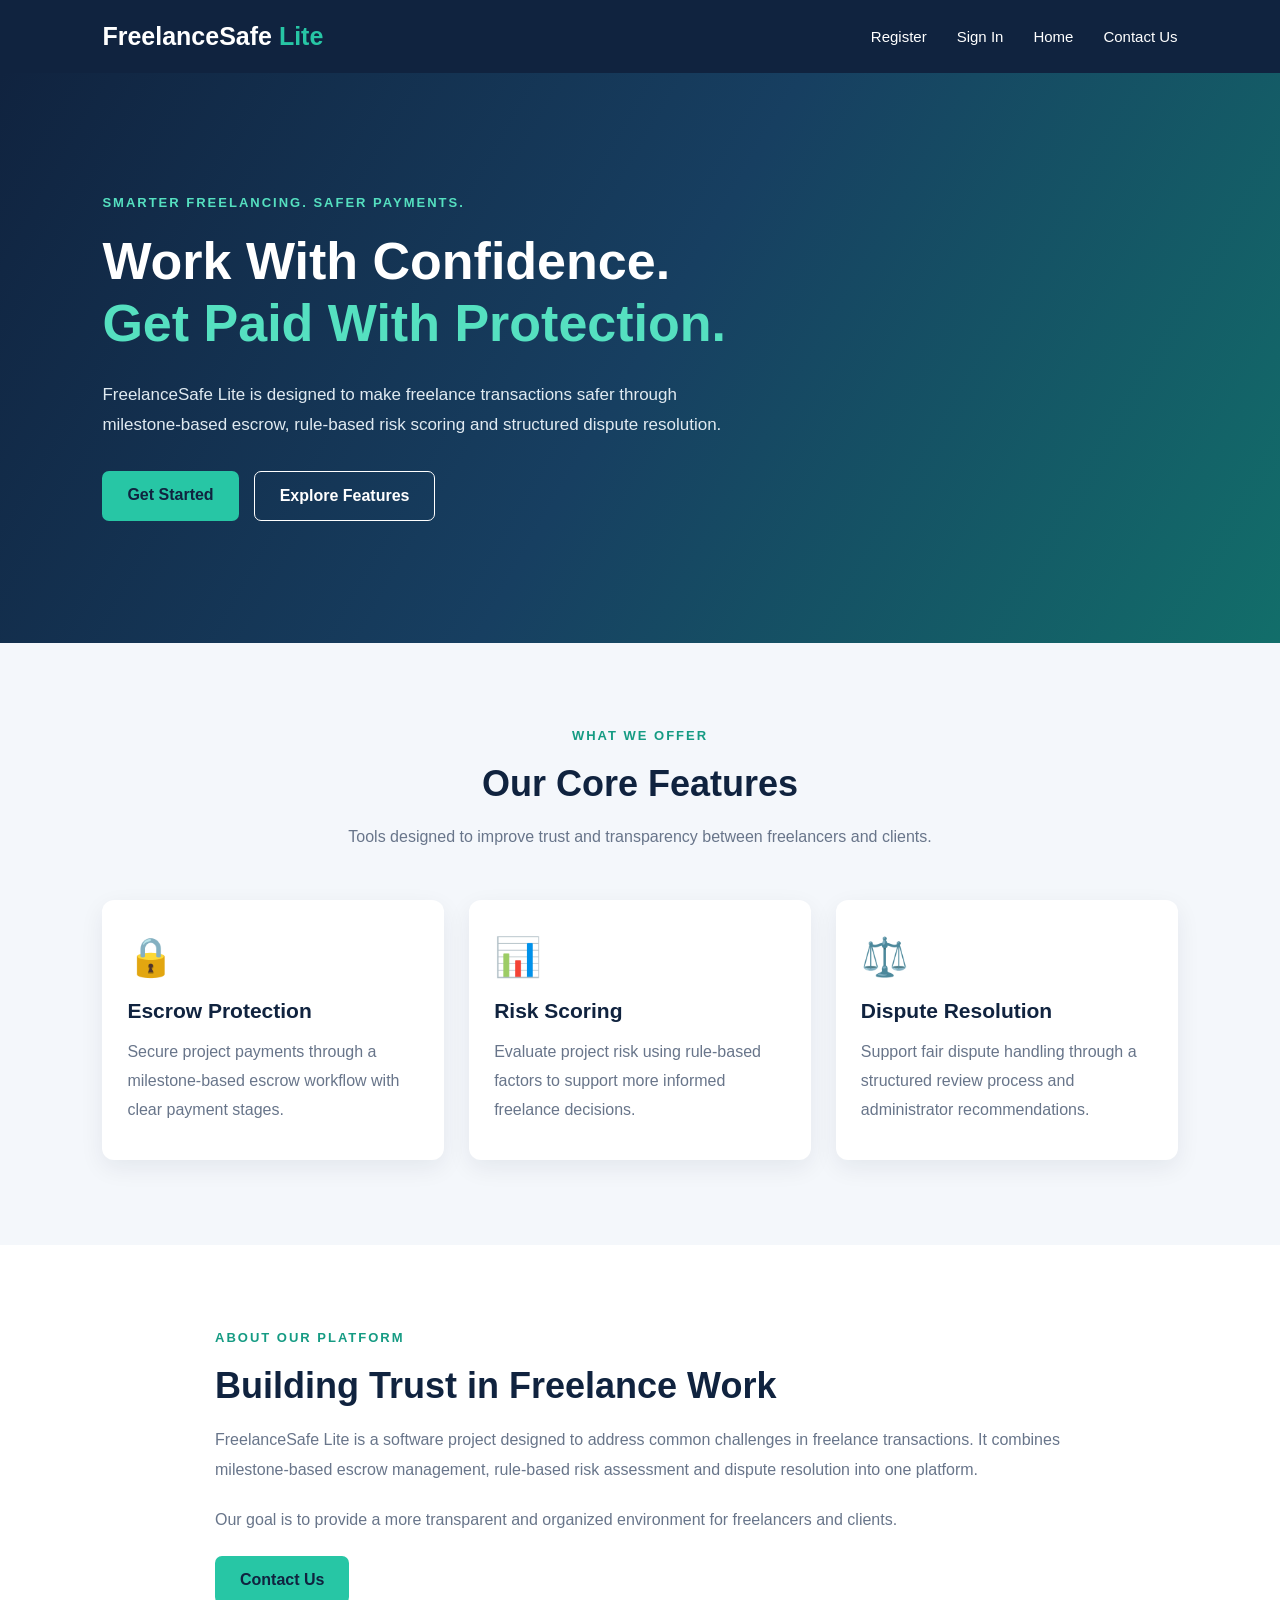
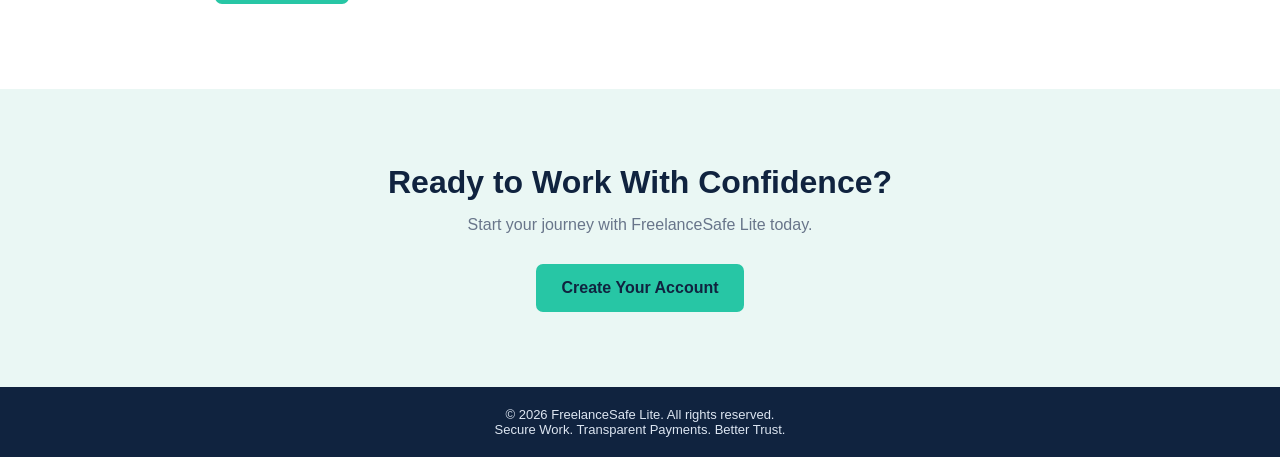
<file: index.html>
<!DOCTYPE html>
<html lang="en">

<head>
    <meta charset="UTF-8">
    <meta name="viewport" content="width=device-width, initial-scale=1.0">

    <title>Home | FreelanceSafe Lite</title>

    <link rel="stylesheet" href="style.css">
</head>

<body>

    <!-- HEADER -->
    <header class="header">

        <a href="index.html" class="logo">
            FreelanceSafe<span> Lite</span>
        </a>

        <nav class="navbar">
            <a href="signup.html">Register</a>
            <a href="login.html">Sign In</a>
            <a href="index.html">Home</a>
            <a href="contact.html">Contact Us</a>
        </nav>

    </header>


    <!-- HERO SECTION -->
    <section class="hero">

        <div class="hero-content">

            <p class="tagline">
                SMARTER FREELANCING. SAFER PAYMENTS.
            </p>

            <h1>
                Work With Confidence.
                <span>Get Paid With Protection.</span>
            </h1>

            <p class="hero-description">
                FreelanceSafe Lite is designed to make freelance
                transactions safer through milestone-based escrow,
                rule-based risk scoring and structured dispute resolution.
            </p>

            <div class="hero-buttons">

                <a href="signup.html" class="primary-button">
                    Get Started
                </a>

                <a href="#features" class="secondary-button">
                    Explore Features
                </a>

            </div>

        </div>

    </section>


    <!-- FEATURES SECTION -->
    <section class="features-section" id="features">

        <div class="section-heading">

            <p class="tagline">WHAT WE OFFER</p>

            <h2>Our Core Features</h2>

            <p>
                Tools designed to improve trust and transparency
                between freelancers and clients.
            </p>

        </div>


        <div class="features-container">

            <!-- Feature 1 -->
            <div class="feature-card">

                <div class="feature-icon">🔒</div>

                <h3>Escrow Protection</h3>

                <p>
                    Secure project payments through a milestone-based
                    escrow workflow with clear payment stages.
                </p>

            </div>


            <!-- Feature 2 -->
            <div class="feature-card">

                <div class="feature-icon">📊</div>

                <h3>Risk Scoring</h3>

                <p>
                    Evaluate project risk using rule-based factors
                    to support more informed freelance decisions.
                </p>

            </div>


            <!-- Feature 3 -->
            <div class="feature-card">

                <div class="feature-icon">⚖️</div>

                <h3>Dispute Resolution</h3>

                <p>
                    Support fair dispute handling through a structured
                    review process and administrator recommendations.
                </p>

            </div>

        </div>

    </section>


    <!-- ABOUT SECTION -->
    <section class="about-section" id="about">

        <div class="about-content">

            <p class="tagline">ABOUT OUR PLATFORM</p>

            <h2>Building Trust in Freelance Work</h2>

            <p>
                FreelanceSafe Lite is a software project designed
                to address common challenges in freelance transactions.
                It combines milestone-based escrow management,
                rule-based risk assessment and dispute resolution
                into one platform.
            </p>

            <p>
                Our goal is to provide a more transparent and organized
                environment for freelancers and clients.
            </p>

            <a href="contact.html" class="primary-button">
                Contact Us
            </a>

        </div>

    </section>


    <!-- CALL TO ACTION -->
    <section class="cta-section">

        <h2>Ready to Work With Confidence?</h2>

        <p>
            Start your journey with FreelanceSafe Lite today.
        </p>

        <a href="signup.html" class="primary-button">
            Create Your Account
        </a>

    </section>


    <!-- FOOTER -->
    <footer class="footer">

        <p>
            © 2026 FreelanceSafe Lite. All rights reserved.
        </p>

        <p>
            Secure Work. Transparent Payments. Better Trust.
        </p>

    </footer>


    <script src="script.js"></script>

</body>
</html>
</file>
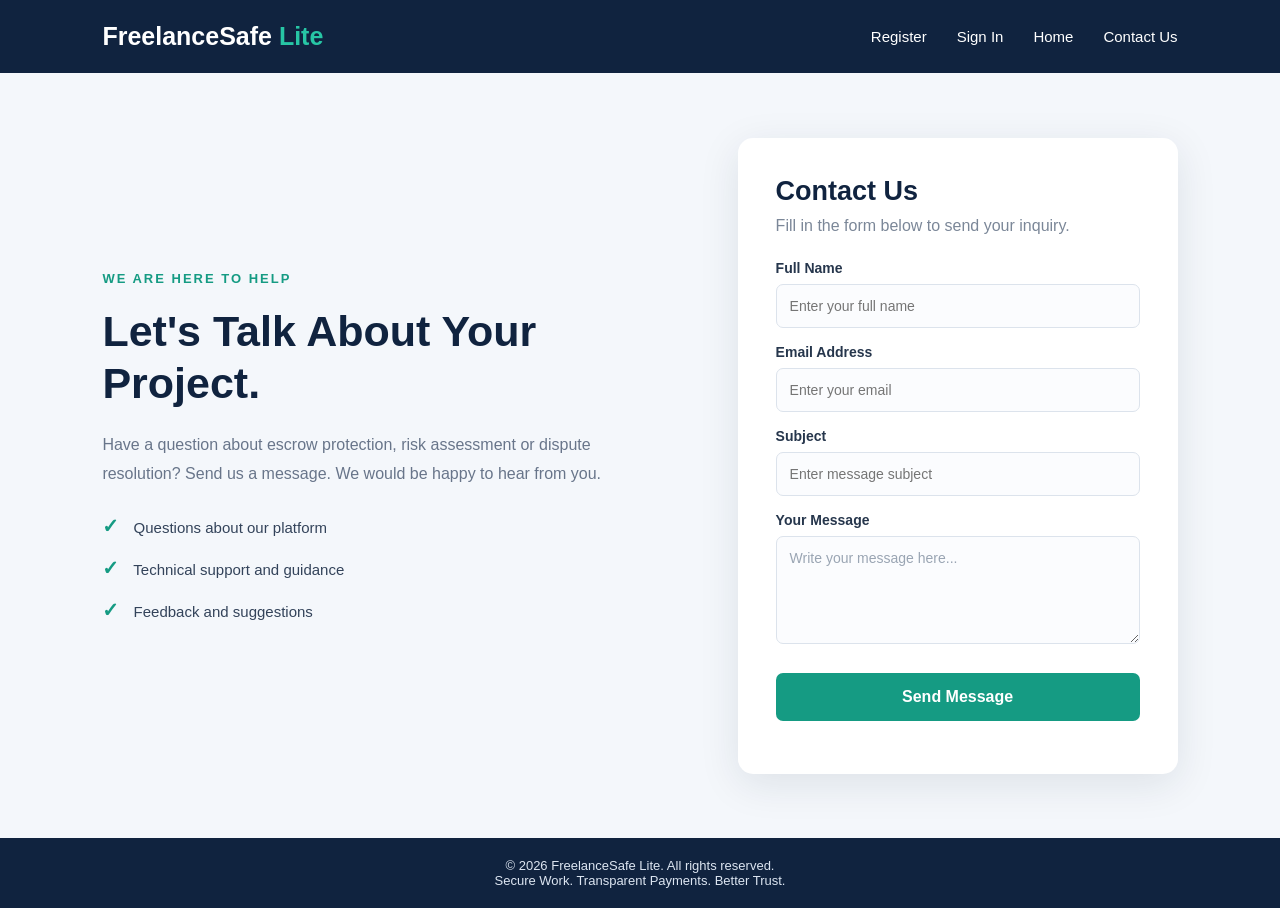
<file: contact.html>
<!DOCTYPE html>
<html lang="en">

<head>
    <meta charset="UTF-8">
    <meta name="viewport" content="width=device-width, initial-scale=1.0">

    <title>Contact Us | FreelanceSafe Lite</title>

    <link rel="stylesheet" href="style.css">
</head>

<body>

    <!-- HEADER -->
    <header class="header">

        <a href="index.html" class="logo">
            FreelanceSafe<span> Lite</span>
        </a>

        <nav class="navbar">
            <a href="signup.html">Register</a>
            <a href="login.html">Sign In</a>
            <a href="index.html">Home</a>
            <a href="contact.html">Contact Us</a>
        </nav>

    </header>


    <!-- CONTACT SECTION -->
    <main class="auth-section">

        <!-- LEFT INFORMATION -->
        <div class="auth-info">

            <p class="tagline">WE ARE HERE TO HELP</p>

            <h1>Let's Talk About Your Project.</h1>

            <p>
                Have a question about escrow protection,
                risk assessment or dispute resolution?

                Send us a message. We would be happy
                to hear from you.
            </p>

            <div class="benefit">
                <span>✓</span> Questions about our platform
            </div>

            <div class="benefit">
                <span>✓</span> Technical support and guidance
            </div>

            <div class="benefit">
                <span>✓</span> Feedback and suggestions
            </div>

        </div>


        <!-- CONTACT FORM -->
        <div class="form-card">

            <h2>Contact Us</h2>

            <p class="form-description">
                Fill in the form below to send your inquiry.
            </p>

            <form id="contactForm">

                <label for="contactName">
                    Full Name
                </label>

                <input
                    type="text"
                    id="contactName"
                    placeholder="Enter your full name"
                    minlength="3"
                    maxlength="60"
                    required
                >


                <label for="contactEmail">
                    Email Address
                </label>

                <input
                    type="email"
                    id="contactEmail"
                    placeholder="Enter your email"
                    required
                >


                <label for="contactSubject">
                    Subject
                </label>

                <input
                    type="text"
                    id="contactSubject"
                    placeholder="Enter message subject"
                    minlength="3"
                    maxlength="100"
                    required
                >


                <label for="contactMessage">
                    Your Message
                </label>

                <textarea
                    id="contactMessage"
                    rows="5"
                    minlength="10"
                    maxlength="1000"
                    placeholder="Write your message here..."
                    required
                ></textarea>


                <button type="submit" class="form-button">
                    Send Message
                </button>


                <p
                    id="contactFeedback"
                    class="form-message"
                    aria-live="polite"
                ></p>

            </form>

        </div>

    </main>


    <!-- FOOTER -->
    <footer class="footer">

        <p>
            © 2026 FreelanceSafe Lite. All rights reserved.
        </p>

        <p>
            Secure Work. Transparent Payments. Better Trust.
        </p>

    </footer>


    <script src="script.js"></script>

</body>
</html>
</file>
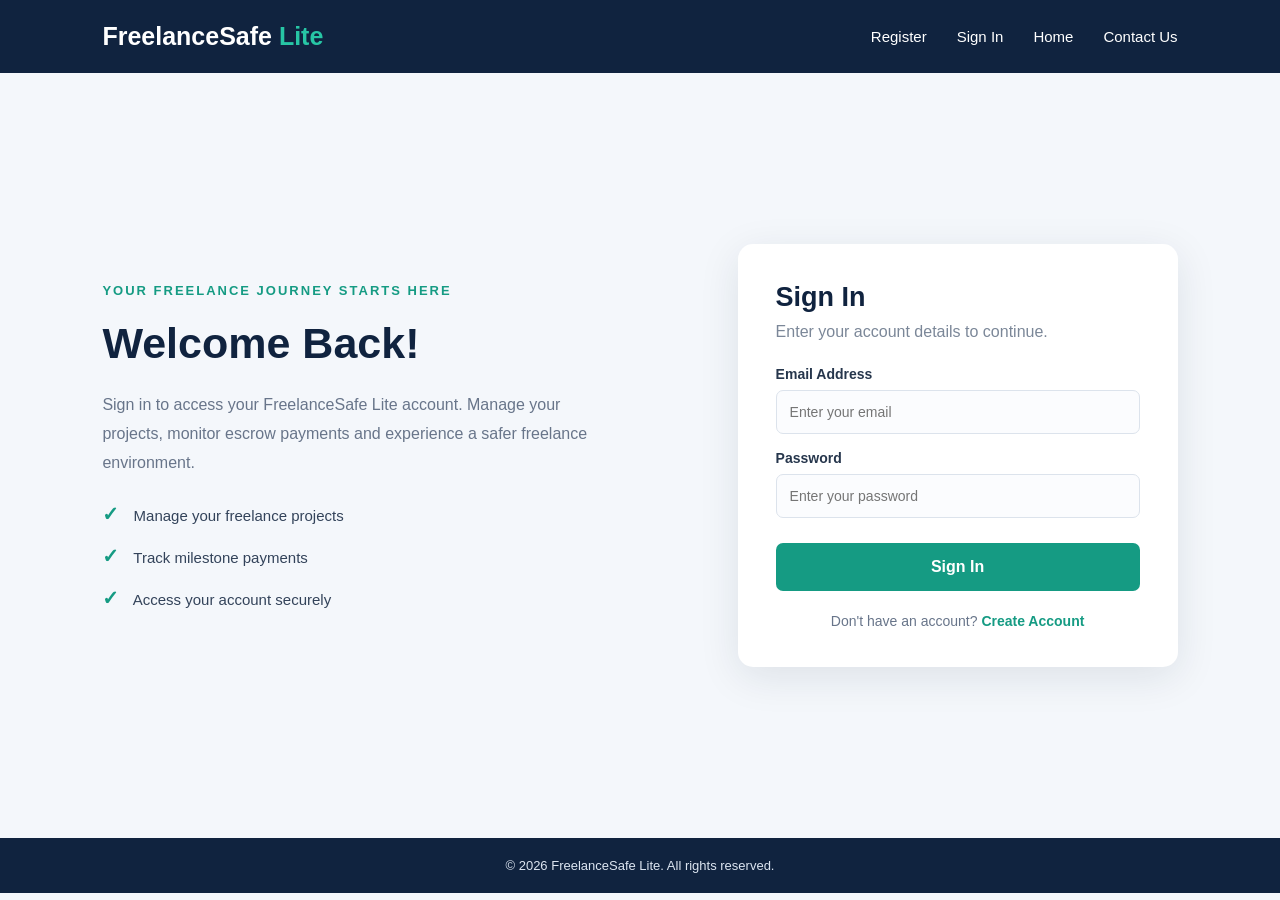
<file: login.html>
<!DOCTYPE html>
<html lang="en">
<head>
    <meta charset="UTF-8">
    <meta name="viewport" content="width=device-width, initial-scale=1.0">
    <title>Sign In | FreelanceSafe Lite</title>
    <link rel="stylesheet" href="style.css">
</head>

<body>

    <!-- Header -->
    <header class="header">

        <a href="signup.html" class="logo">
            FreelanceSafe<span> Lite</span>
        </a>

        <nav class="navbar">
            <a href="signup.html">Register</a>
            <a href="login.html">Sign In</a>
            <a href="index.html">Home</a>
            <a href="contact.html">Contact Us</a>
        </nav>

    </header>

    <!-- Sign In Section -->
    <main class="auth-section">

        <!-- Left Information -->
        <div class="auth-info">

            <p class="tagline">YOUR FREELANCE JOURNEY STARTS HERE</p>

            <h1>Welcome Back!</h1>

            <p>
                Sign in to access your FreelanceSafe Lite account.
                Manage your projects, monitor escrow payments and
                experience a safer freelance environment.
            </p>

            <div class="benefit">
                <span>✓</span> Manage your freelance projects
            </div>

            <div class="benefit">
                <span>✓</span> Track milestone payments
            </div>

            <div class="benefit">
                <span>✓</span> Access your account securely
            </div>

        </div>

        <!-- Sign In Form -->
        <div class="form-card">

            <h2>Sign In</h2>

            <p class="form-description">
                Enter your account details to continue.
            </p>

            <form id="loginForm">

                <label for="loginEmail">
                    Email Address
                </label>

                <input
                    type="email"
                    id="loginEmail"
                    placeholder="Enter your email"
                    required
                >

                <label for="loginPassword">
                    Password
                </label>

                <input
                    type="password"
                    id="loginPassword"
                    placeholder="Enter your password"
                    minlength="8"
                    required
                >

                <button type="submit" class="form-button">
                    Sign In
                </button>

                <p
                    id="loginMessage"
                    class="form-message"
                    aria-live="polite"
                ></p>

            </form>

            <p class="form-footer">
                Don't have an account?
                <a href="signup.html">Create Account</a>
            </p>

        </div>

    </main>

    <!-- Footer -->
    <footer class="footer">
        <p>© 2026 FreelanceSafe Lite. All rights reserved.</p>
    </footer>

    <script src="script.js"></script>

</body>
</html>
</file>
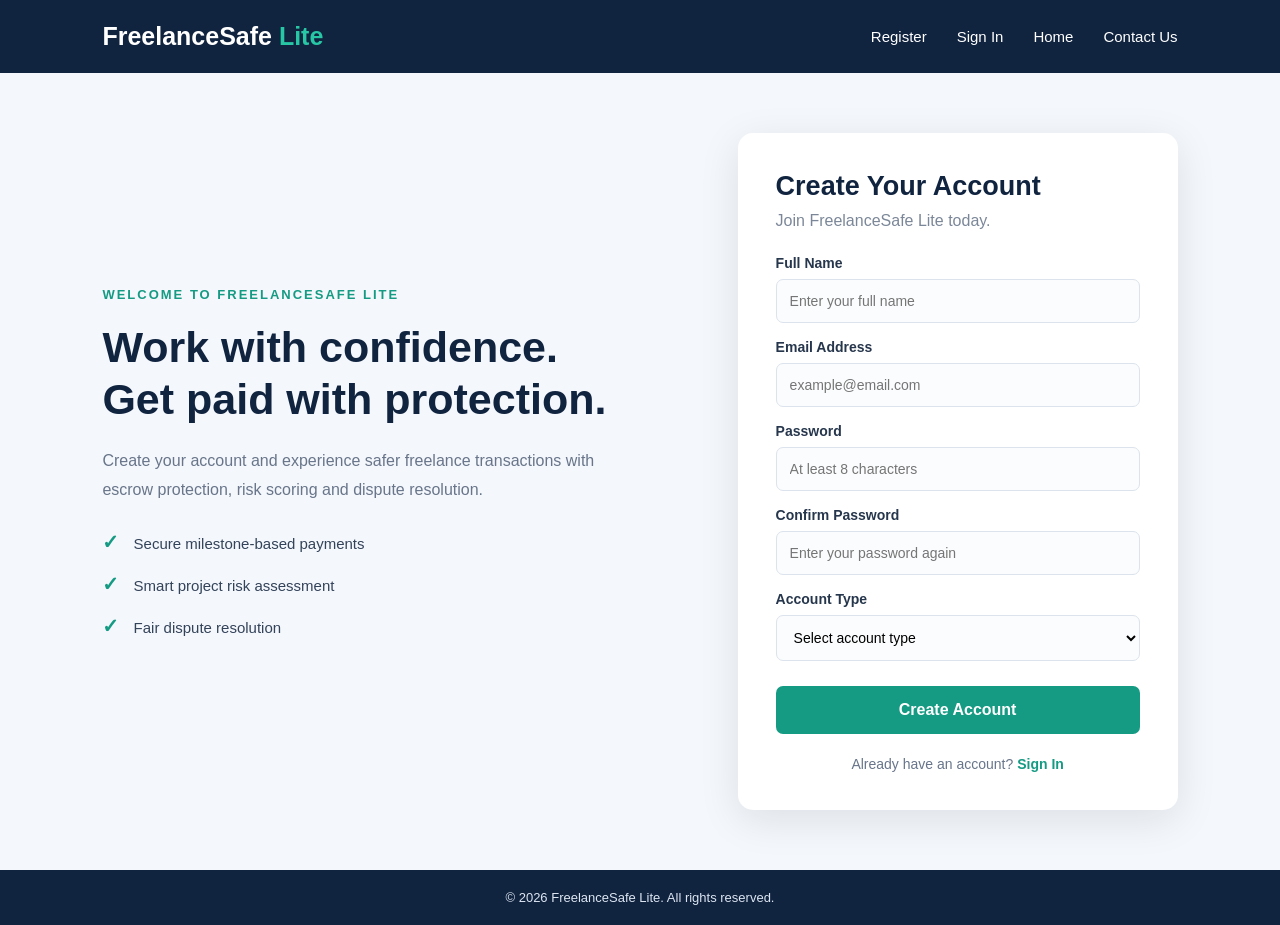
<file: signup.html>
<!DOCTYPE html>
<html lang="en">
<head>
    <meta charset="UTF-8">
    <meta name="viewport" content="width=device-width, initial-scale=1.0">
    <title>Register | FreelanceSafe Lite</title>
    <link rel="stylesheet" href="style.css">
</head>

<body>

    <header class="header">
        <a href="signup.html" class="logo">FreelanceSafe<span> Lite</span></a>
        <nav class="navbar">
            <a href="signup.html">Register</a>
            <a href="login.html">Sign In</a>
            <a href="index.html">Home</a>
            <a href="contact.html">Contact Us</a>
        </nav>
    </header>

    <main class="auth-section">

        <div class="auth-info">
            <p class="tagline">WELCOME TO FREELANCESAFE LITE</p>
            <h1>Work with confidence. Get paid with protection.</h1>
            <p>
                Create your account and experience safer freelance
                transactions with escrow protection, risk scoring
                and dispute resolution.
            </p>

            <div class="benefit">
                <span>✓</span> Secure milestone-based payments
            </div>

            <div class="benefit">
                <span>✓</span> Smart project risk assessment
            </div>

            <div class="benefit">
                <span>✓</span> Fair dispute resolution
            </div>
        </div>

        <div class="form-card">

            <h2>Create Your Account</h2>
            <p class="form-description">
                Join FreelanceSafe Lite today.
            </p>

            <form id="signupForm">

                <label for="fullName">Full Name</label>
                <input
                    type="text"
                    id="fullName"
                    placeholder="Enter your full name"
                    minlength="3"
                    maxlength="60"
                    required
                >

                <label for="signupEmail">Email Address</label>
                <input
                    type="email"
                    id="signupEmail"
                    placeholder="example@email.com"
                    required
                >

                <label for="signupPassword">Password</label>
                <input
                    type="password"
                    id="signupPassword"
                    placeholder="At least 8 characters"
                    minlength="8"
                    required
                >

                <label for="confirmPassword">Confirm Password</label>
                <input
                    type="password"
                    id="confirmPassword"
                    placeholder="Enter your password again"
                    minlength="8"
                    required
                >

                <label for="userType">Account Type</label>
                <select id="userType" required>
                    <option value="">Select account type</option>
                    <option value="freelancer">Freelancer</option>
                    <option value="client">Client</option>
                </select>

                <button type="submit" class="form-button">
                    Create Account
                </button>

                <p id="signupMessage" class="form-message"
                   aria-live="polite"></p>

            </form>

            <p class="form-footer">
                Already have an account?
                <a href="login.html">Sign In</a>
            </p>

        </div>

    </main>

    <footer class="footer">
        <p>© 2026 FreelanceSafe Lite. All rights reserved.</p>
    </footer>

    <script src="script.js"></script>
</body>
</html>
</file>
<file: style.css>
/* =================================
   1. BASIC SETTINGS
================================= */

* {
    margin: 0;
    padding: 0;
    box-sizing: border-box;
}

body {
    font-family: Arial, sans-serif;
    background: #f4f7fb;
    color: #17243a;
}

/* =================================
   2. HEADER AND NAVIGATION
================================= */

.header {
    display: flex;
    justify-content: space-between;
    align-items: center;
    padding: 22px 8%;
    background: #10233f;
}

.logo {
    color: white;
    font-size: 25px;
    font-weight: bold;
    text-decoration: none;
}

.logo span {
    color: #27c6a5;
}

.navbar {
    display: flex;
    gap: 30px;
}

.navbar a {
    color: white;
    text-decoration: none;
    font-size: 15px;
    transition: 0.3s;
}

.navbar a:hover {
    color: #27c6a5;
}

/* =================================
   3. REGISTRATION SECTION
================================= */

.auth-section {
    min-height: 85vh;
    display: flex;
    align-items: center;
    justify-content: space-between;
    gap: 60px;
    padding: 60px 8%;
}

/* Left side information */

.auth-info {
    flex: 1;
    max-width: 520px;
}

.tagline {
    color: #159b83;
    font-size: 13px;
    font-weight: bold;
    letter-spacing: 2px;
    margin-bottom: 20px;
}

.auth-info h1 {
    font-size: 43px;
    line-height: 1.2;
    color: #10233f;
    margin-bottom: 22px;
}

.auth-info > p:not(.tagline) {
    color: #68758a;
    font-size: 16px;
    line-height: 1.8;
    margin-bottom: 25px;
}

.benefit {
    margin: 18px 0;
    color: #33435a;
    font-size: 15px;
}

.benefit span {
    color: #159b83;
    font-weight: bold;
    margin-right: 10px;
    font-size: 20px;
}

/* =================================
   4. REGISTRATION FORM CARD
================================= */

.form-card {
    width: 100%;
    max-width: 440px;
    background: white;
    padding: 38px;
    border-radius: 15px;
    box-shadow: 0 10px 40px rgba(16, 35, 63, 0.10);
}

.form-card h2 {
    color: #10233f;
    font-size: 27px;
    margin-bottom: 10px;
}

.form-description {
    color: #7b8798;
    margin-bottom: 25px;
}

/* Form labels */

.form-card label {
    display: block;
    margin-bottom: 8px;
    margin-top: 16px;
    color: #26364c;
    font-size: 14px;
    font-weight: bold;
}

/* Input fields */

.form-card input,
.form-card select {
    width: 100%;
    padding: 13px;
    border: 1px solid #dce3ec;
    border-radius: 7px;
    outline: none;
    font-size: 14px;
    background: #fbfcfe;
}

.form-card input:focus,
.form-card select:focus {
    border-color: #159b83;
    box-shadow: 0 0 0 3px rgba(21, 155, 131, 0.10);
}

/* Submit button */

.form-button {
    width: 100%;
    padding: 15px;
    margin-top: 25px;
    border: none;
    border-radius: 7px;
    background: #159b83;
    color: white;
    font-size: 16px;
    font-weight: bold;
    cursor: pointer;
    transition: 0.3s;
}

.form-button:hover {
    background: #107c6a;
    transform: translateY(-2px);
}

/* Messages */

.form-message {
    margin-top: 15px;
    font-size: 14px;
}

/* Sign in link */

.form-footer {
    margin-top: 22px;
    text-align: center;
    color: #68758a;
    font-size: 14px;
}

.form-footer a {
    color: #159b83;
    font-weight: bold;
    text-decoration: none;
}

/* =================================
   5. FOOTER
================================= */

.footer {
    background: #10233f;
    color: #dce5f1;
    text-align: center;
    padding: 20px;
    font-size: 13px;
}

/* =================================
   6. MOBILE RESPONSIVE DESIGN
================================= */

@media (max-width: 900px) {

    .auth-section {
        flex-direction: column;
        padding: 45px 6%;
    }

    .auth-info {
        max-width: 600px;
    }

    .auth-info h1 {
        font-size: 35px;
    }

    .form-card {
        max-width: 550px;
    }

    .header {
        flex-direction: column;
        gap: 20px;
    }

    .navbar {
        flex-wrap: wrap;
        justify-content: center;
        gap: 18px;
    }
}

@media (max-width: 480px) {

    .auth-info h1 {
        font-size: 29px;
    }

    .form-card {
        padding: 25px 20px;
    }
}







/* =================================
   HOME PAGE - HERO SECTION
================================= */

.hero {
    min-height: 570px;
    display: flex;
    align-items: center;
    padding: 80px 8%;
    background: linear-gradient(
        120deg,
        #10233f,
        #173f61,
        #126e6a
    );
    color: white;
}

.hero-content {
    max-width: 760px;
}

.hero .tagline {
    color: #55e0c0;
}

.hero h1 {
    font-size: 52px;
    line-height: 1.2;
    margin-bottom: 25px;
}

.hero h1 span {
    display: block;
    color: #55e0c0;
}

.hero-description {
    max-width: 650px;
    color: #e0eaf1;
    line-height: 1.8;
    font-size: 17px;
    margin-bottom: 30px;
}

.hero-buttons {
    display: flex;
    gap: 15px;
    flex-wrap: wrap;
}

.primary-button,
.secondary-button {
    display: inline-block;
    padding: 15px 25px;
    border-radius: 7px;
    text-decoration: none;
    font-weight: bold;
    transition: 0.3s;
}

.primary-button {
    background: #27c6a5;
    color: #10233f;
}

.primary-button:hover {
    background: #55e0c0;
    transform: translateY(-3px);
}

.secondary-button {
    border: 1px solid white;
    color: white;
}

.secondary-button:hover {
    background: white;
    color: #10233f;
}


/* =================================
   HOME PAGE - FEATURES
================================= */

.features-section {
    padding: 85px 8%;
    background: #f4f7fb;
}

.section-heading {
    text-align: center;
    max-width: 650px;
    margin: 0 auto 50px;
}

.section-heading h2,
.about-content h2 {
    color: #10233f;
    font-size: 36px;
    margin-bottom: 18px;
}

.section-heading > p:not(.tagline) {
    color: #68758a;
    line-height: 1.7;
}

.features-container {
    display: grid;
    grid-template-columns: repeat(3, 1fr);
    gap: 25px;
}

.feature-card {
    background: white;
    padding: 35px 25px;
    border-radius: 12px;
    box-shadow: 0 8px 25px rgba(16, 35, 63, 0.07);
    transition: 0.3s;
}

.feature-card:hover {
    transform: translateY(-7px);
    box-shadow: 0 12px 30px rgba(16, 35, 63, 0.12);
}

.feature-icon {
    font-size: 38px;
    margin-bottom: 20px;
}

.feature-card h3 {
    color: #10233f;
    margin-bottom: 15px;
    font-size: 21px;
}

.feature-card p {
    color: #68758a;
    line-height: 1.8;
}


/* =================================
   HOME PAGE - ABOUT
================================= */

.about-section {
    padding: 85px 8%;
    background: white;
}

.about-content {
    max-width: 850px;
    margin: auto;
}

.about-content p:not(.tagline) {
    color: #68758a;
    line-height: 1.9;
    margin-bottom: 20px;
}


/* =================================
   HOME PAGE - CTA
================================= */

.cta-section {
    padding: 75px 8%;
    text-align: center;
    background: #eaf7f4;
}

.cta-section h2 {
    color: #10233f;
    font-size: 32px;
    margin-bottom: 15px;
}

.cta-section p {
    color: #68758a;
    margin-bottom: 30px;
}


/* =================================
   HOME PAGE - RESPONSIVE
================================= */

@media (max-width: 900px) {

    .features-container {
        grid-template-columns: 1fr 1fr;
    }

    .hero h1 {
        font-size: 42px;
    }
}

@media (max-width: 600px) {

    .features-container {
        grid-template-columns: 1fr;
    }

    .hero {
        min-height: auto;
        padding: 65px 6%;
    }

    .hero h1 {
        font-size: 34px;
    }

    .section-heading h2,
    .about-content h2 {
        font-size: 29px;
    }

    .cta-section h2 {
        font-size: 26px;
    }
}






/* =================================
   CONTACT PAGE
================================= */

.form-card textarea {
    width: 100%;
    padding: 13px;
    border: 1px solid #dce3ec;
    border-radius: 7px;
    outline: none;
    font-family: Arial, sans-serif;
    font-size: 14px;
    background: #fbfcfe;
    resize: vertical;
}

.form-card textarea:focus {
    border-color: #159b83;
    box-shadow: 0 0 0 3px rgba(21, 155, 131, 0.10);
}

.form-card textarea::placeholder {
    color: #9aa5b3;
}
</file>
